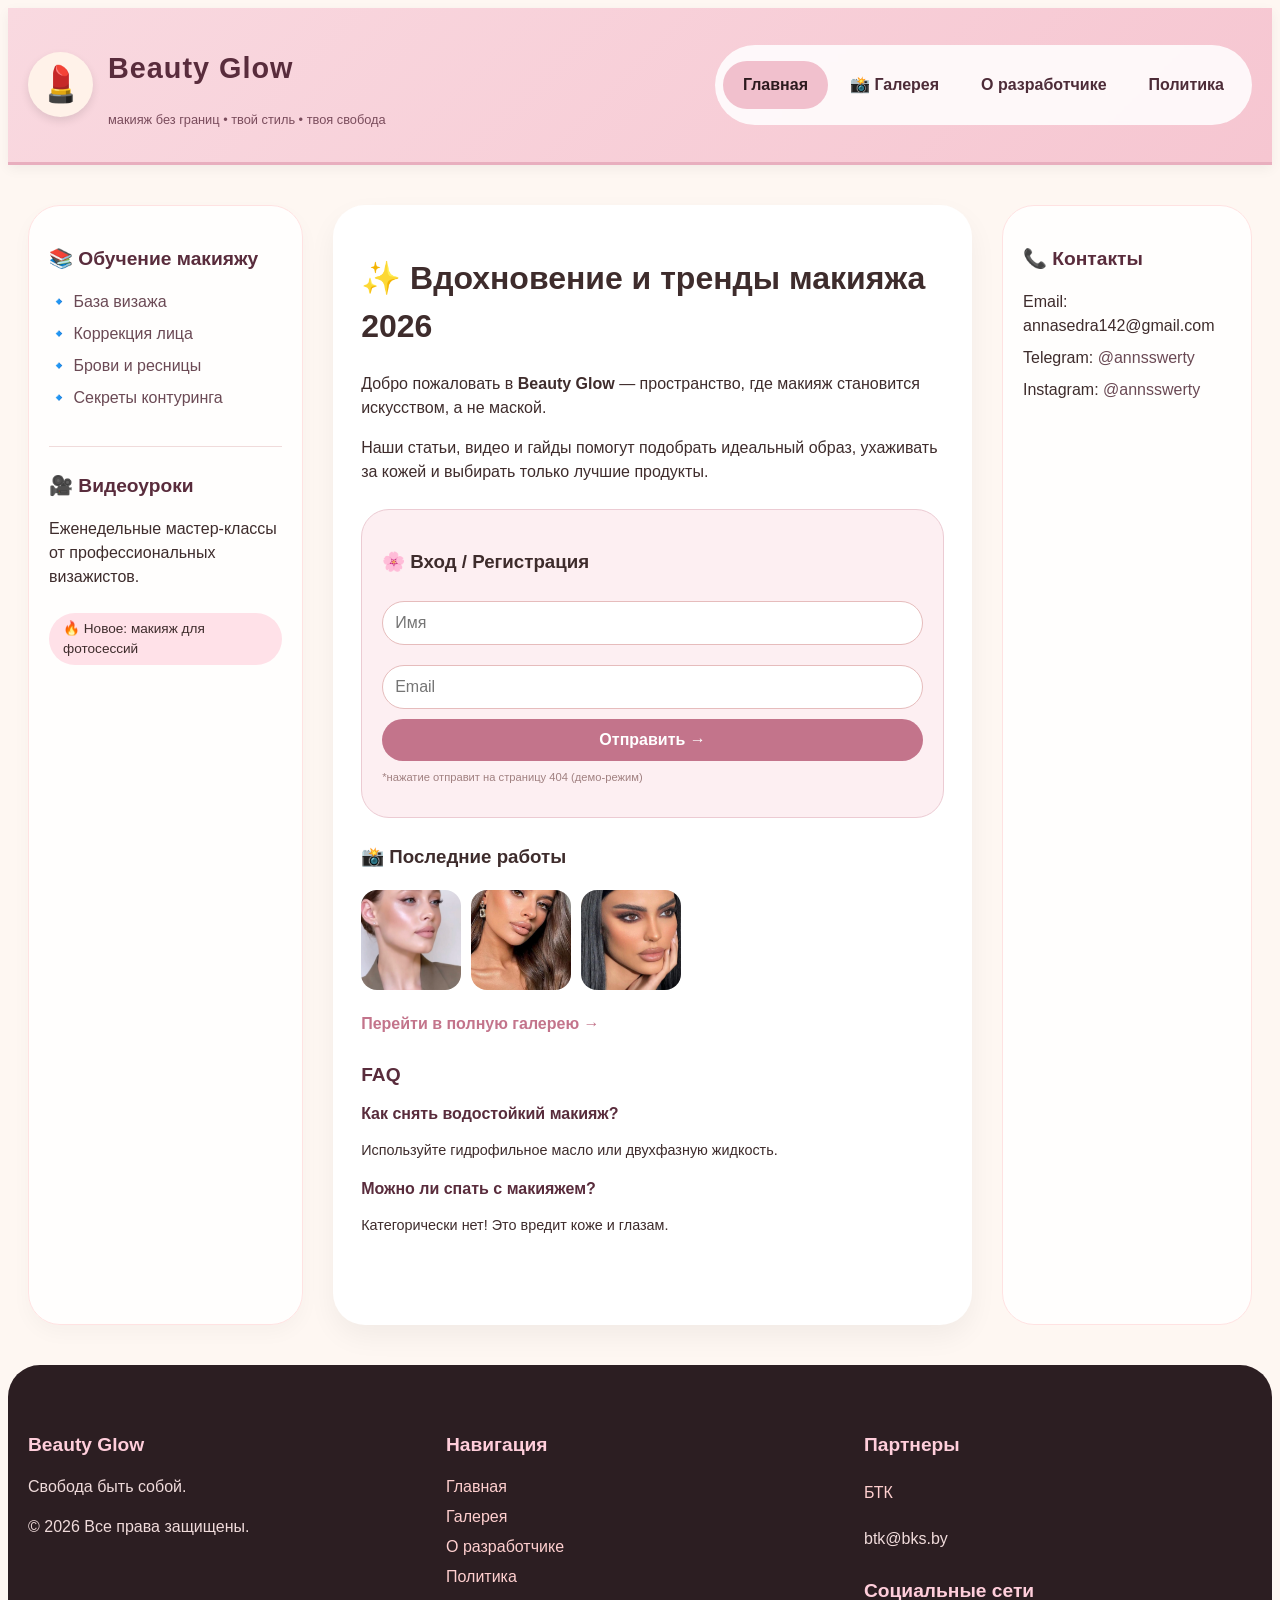
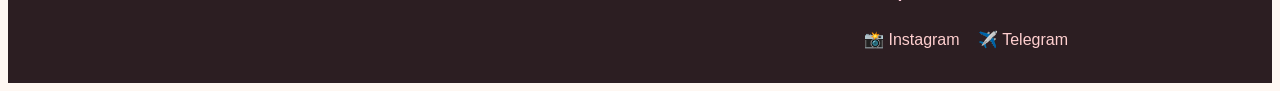
<file: index.html>
<!DOCTYPE html>
<html lang="ru">
<head>
    <meta charset="UTF-8">
    <meta name="viewport" content="width=device-width, initial-scale=1.0">
    
    <title>Beliberda | Главная</title>
    <link rel="stylesheet" href="style.css">
</head>
<body>
    <!-- БУРГЕР-МЕНЮ -->
    <div class="hamburger-menu">
        <input id="menu__toggle" type="checkbox" />
        <label class="menu__btn" for="menu__toggle">
            <span></span>
        </label>
        <ul class="menu__box">
            <li><a class="menu__item" href="index.html">Главная</a></li>
            <li><a class="menu__item" href="gallery.html">📸 Галерея</a></li>
            <li><a class="menu__item" href="about.html">О разработчике</a></li>
            <li><a class="menu__item" href="privacy.html">Политика</a></li>
            
            <!-- БЛОК СОЦИАЛЬНЫХ СЕТЕЙ -->
            <div class="menu__socials">
                <a href="https://t.me/annsswerty" class="social-link" target="_blank">✈️ Telegram</a>
                <a href="https://www.instagram.com/annsswerty" class="social-link" target="_blank">📸 Instagram</a>
                <a href="mailto:annasedra142@gmail.com" class="social-link">📧 Email</a>
            </div>
        </ul>
    </div>

    <header class="header">
        <div class="container header-content">
            <div class="logo-area">
                <div class="logo">💄</div>
                <div class="site-title">
                    <h1>Beauty Glow</h1>
                    <p>макияж без границ • твой стиль • твоя свобода</p>
                </div>
            </div>
            <nav class="nav-main">
                <ul class="main-menu">
                    <li><a href="index.html" class="active">Главная</a></li>
                    <li><a href="gallery.html">📸 Галерея</a></li>
                    <li><a href="about.html">О разработчике</a></li>
                    <li><a href="privacy.html">Политика</a></li>
                </ul>
            </nav>
        </div>
    </header>

    <div class="container main-grid">
        <aside class="sidebar-left">
            <div class="sidebar-block">
                <h3>📚 Обучение макияжу</h3>
                <ul class="sidebar-list">
                    <li><a href="#">🔹 База визажа</a></li>
                    <li><a href="#">🔹 Коррекция лица</a></li>
                    <li><a href="#">🔹 Брови и ресницы</a></li>
                    <li><a href="#">🔹 Секреты контуринга</a></li>
                </ul>
            </div>
            <div class="sidebar-block">
                <h3>🎥 Видеоуроки</h3>
                <p>Еженедельные мастер-классы от профессиональных визажистов.</p>
                <span class="badge">🔥 Новое: макияж для фотосессий</span>
            </div>
        </aside>

        <main class="content-center">
            <h1>✨ Вдохновение и тренды макияжа 2026</h1>
            <p>Добро пожаловать в <strong>Beauty Glow</strong> — пространство, где макияж становится искусством, а не маской.</p>
            <p>Наши статьи, видео и гайды помогут подобрать идеальный образ, ухаживать за кожей и выбирать только лучшие продукты.</p>

            <div class="reg-form">
                <h3>🌸 Вход / Регистрация</h3>
                <form action="404.html">
                    <input type="text" placeholder="Имя" required>
                    <input type="email" placeholder="Email" required>
                    <button type="submit">Отправить →</button>
                </form>
                <p class="form-note">*нажатие отправит на страницу 404 (демо-режим)</p>
            </div>

            <div class="gallery-preview">
                <h3>📸 Последние работы</h3>
                <div class="preview-images">
                    <a href="gallery.html"><img src="img/makeup-natural.jpg" alt="Work 1"></a>
                    <a href="gallery.html"><img src="img/makeup-night.jpg" alt="Work 2"></a>
                    <a href="gallery.html"><img src="img/makeup-glam.jpg" alt="Work 3"></a>
                </div>
                <a href="gallery.html" class="gallery-link">Перейти в полную галерею →</a>
            </div>

            <div class="sidebar-block" style="margin-top: 25px;">
                <h3> FAQ</h3>
                <div class="faq-item">
                    <strong>Как снять водостойкий макияж?</strong>
                    <p>Используйте гидрофильное масло или двухфазную жидкость.</p>
                </div>
                <div class="faq-item">
                    <strong>Можно ли спать с макияжем?</strong>
                    <p>Категорически нет! Это вредит коже и глазам.</p>
                </div>
            </div>
        </main>

        <aside class="sidebar-right">
            <div class="sidebar-block">
                <h3>📞 Контакты</h3>
                <ul class="sidebar-list">
                    <li>Email: annasedra142@gmail.com</li>
                    <li>Telegram: <a href="https://t.me/annsswerty" target="_blank">@annsswerty</a></li>
                    <li>Instagram: <a href="https://www.instagram.com/annsswerty" target="_blank">@annsswerty</a></li>
                </ul>
            </div>
        </aside>
    </div>

    <footer class="footer">
        <div class="container footer-inner">
            <div class="footer-col">
                <h4>Beauty Glow</h4>
                <p>Свобода быть собой.</p>
                <p>© 2026 Все права защищены.</p>
            </div>
            <div class="footer-col">
                <h4>Навигация</h4>
                <a href="index.html">Главная</a>
                <a href="gallery.html">Галерея</a>
                <a href="about.html">О разработчике</a>
                <a href="privacy.html">Политика</a>
            </div>
            <div class="footer-col">
                <h4>Партнеры</h4>
                <div class="social-links">
                    <a href="https://bartc.by/index.php/ru/" target="_blank"> БТК</a>
                       <p>btk@bks.by</p>
                </div>
            <div class="footer-col">
                <h4>Социальные сети</h4>
                <div class="social-links">
                    <a href="https://www.instagram.com/annsswerty" target="_blank">📸 Instagram</a>
                    <a href="https://t.me/annsswerty" target="_blank">✈️ Telegram</a>
                </div>
            </div>
        </div>
    </footer>
</body>
</html>
</file>
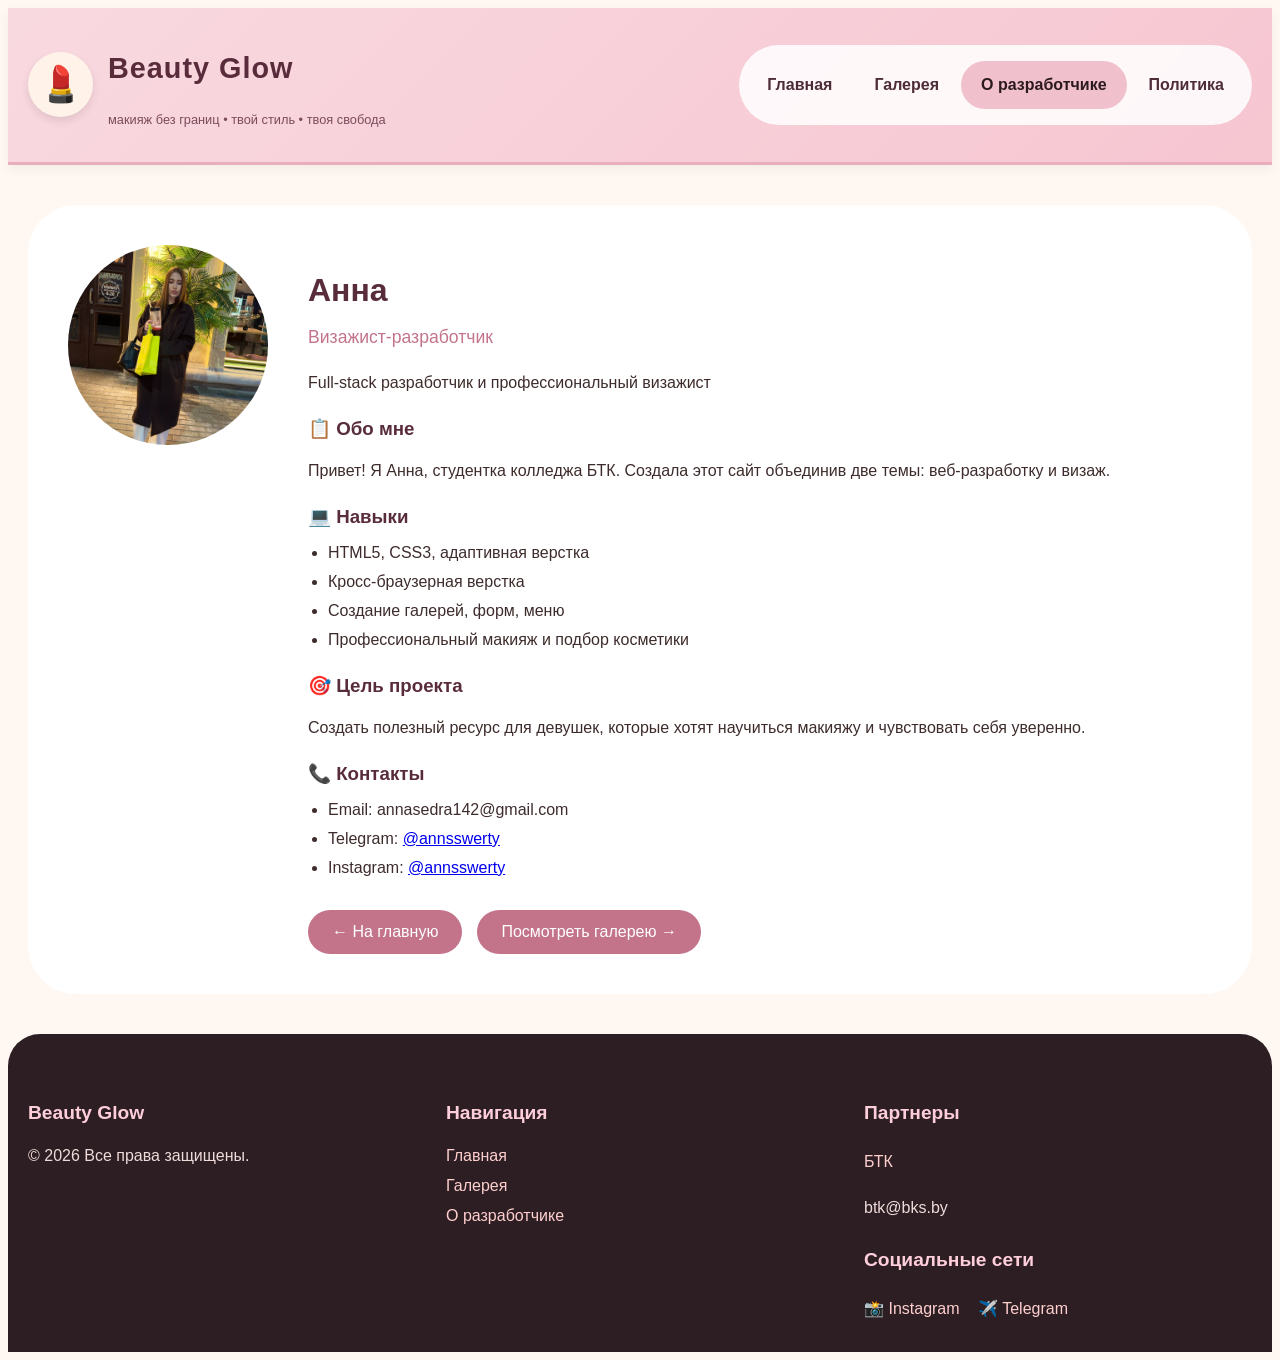
<file: about.html>
﻿<!DOCTYPE html>
<html lang="ru">
<head>
    <meta charset="UTF-8">
    <meta name="viewport" content="width=device-width, initial-scale=1.0">
    <title>Beauty Glow | О разработчике</title>
    <link rel="stylesheet" href="style.css">
</head>
<body>
    <header class="header">
        <div class="container header-content">
            <div class="logo-area">
                <div class="logo">💄</div>
                <div class="site-title">
                    <h1>Beauty Glow</h1>
                    <p>макияж без границ • твой стиль • твоя свобода</p>
                </div>
            </div>
            <nav class="nav-main">
                <ul class="main-menu">
                    <li><a href="index.html">Главная</a></li>
                    <li><a href="gallery.html"> Галерея</a></li>
                    <li><a href="about.html" class="active">О разработчике</a></li>
                    <li><a href="privacy.html">Политика</a></li>
                </ul>
            </nav>
        </div>
    </header>

    <div class="container about-page">
        <div class="about-card">
            <div class="about-avatar">
                <img src="img/photo_5264954513158773883_y.jpg" alt="Анна">
            </div>
            <div class="about-info">
                <h1>Анна</h1>
                <div class="tagline">Визажист-разработчик</div>
                <p>Full-stack разработчик и профессиональный визажист</p>

                <div class="about-details">
                    <h3>📋 Обо мне</h3>
                    <p>Привет! Я Анна, студентка колледжа БТК. Создала этот сайт объединив две темы: веб-разработку и визаж.</p>

                    <h3>💻 Навыки</h3>
                    <ul>
                        <li>HTML5, CSS3, адаптивная верстка</li>
                        <li>Кросс-браузерная верстка</li>
                        <li>Создание галерей, форм, меню</li>
                        <li>Профессиональный макияж и подбор косметики</li>
                    </ul>

                    <h3>🎯 Цель проекта</h3>
                    <p>Создать полезный ресурс для девушек, которые хотят научиться макияжу и чувствовать себя уверенно.</p>

                    <h3>📞 Контакты</h3>
                    <ul>
                        <li>Email: annasedra142@gmail.com</li>
                        <li>Telegram: <a href="https://t.me/annsswerty" target="_blank">@annsswerty</a></li>
                        <li>Instagram: <a href="https://www.instagram.com/annsswerty" target="_blank">@annsswerty</a></li>
                    </ul>
                </div>

                <div class="about-links">
                    <a href="index.html" class="btn">← На главную</a>
                    <a href="gallery.html" class="btn">Посмотреть галерею →</a>
                </div>
            </div>
        </div>
    </div>

    <footer class="footer">
        <div class="container footer-inner">
            <div class="footer-col">
                <h4>Beauty Glow</h4>
                <p>© 2026 Все права защищены.</p>
            </div>
            <div class="footer-col">
                <h4>Навигация</h4>
                <a href="index.html">Главная</a>
                <a href="gallery.html">Галерея</a>
                <a href="about.html">О разработчике</a>
            </div>
             <div class="footer-col">
                <h4>Партнеры</h4>
                <div class="social-links">
                    <a href="https://bartc.by/index.php/ru/" target="_blank"> БТК</a>
                       <p>btk@bks.by</p>
                </div>
            <div class="footer-col">
                <h4>Социальные сети</h4>
                <div class="social-links">
                    <a href="https://www.instagram.com/annsswerty" target="_blank">📸 Instagram</a>
                    <a href="https://t.me/annsswerty" target="_blank">✈️ Telegram</a>
                </div>
            </div>
        </div>
    </footer>
</body>
</html>
</file>
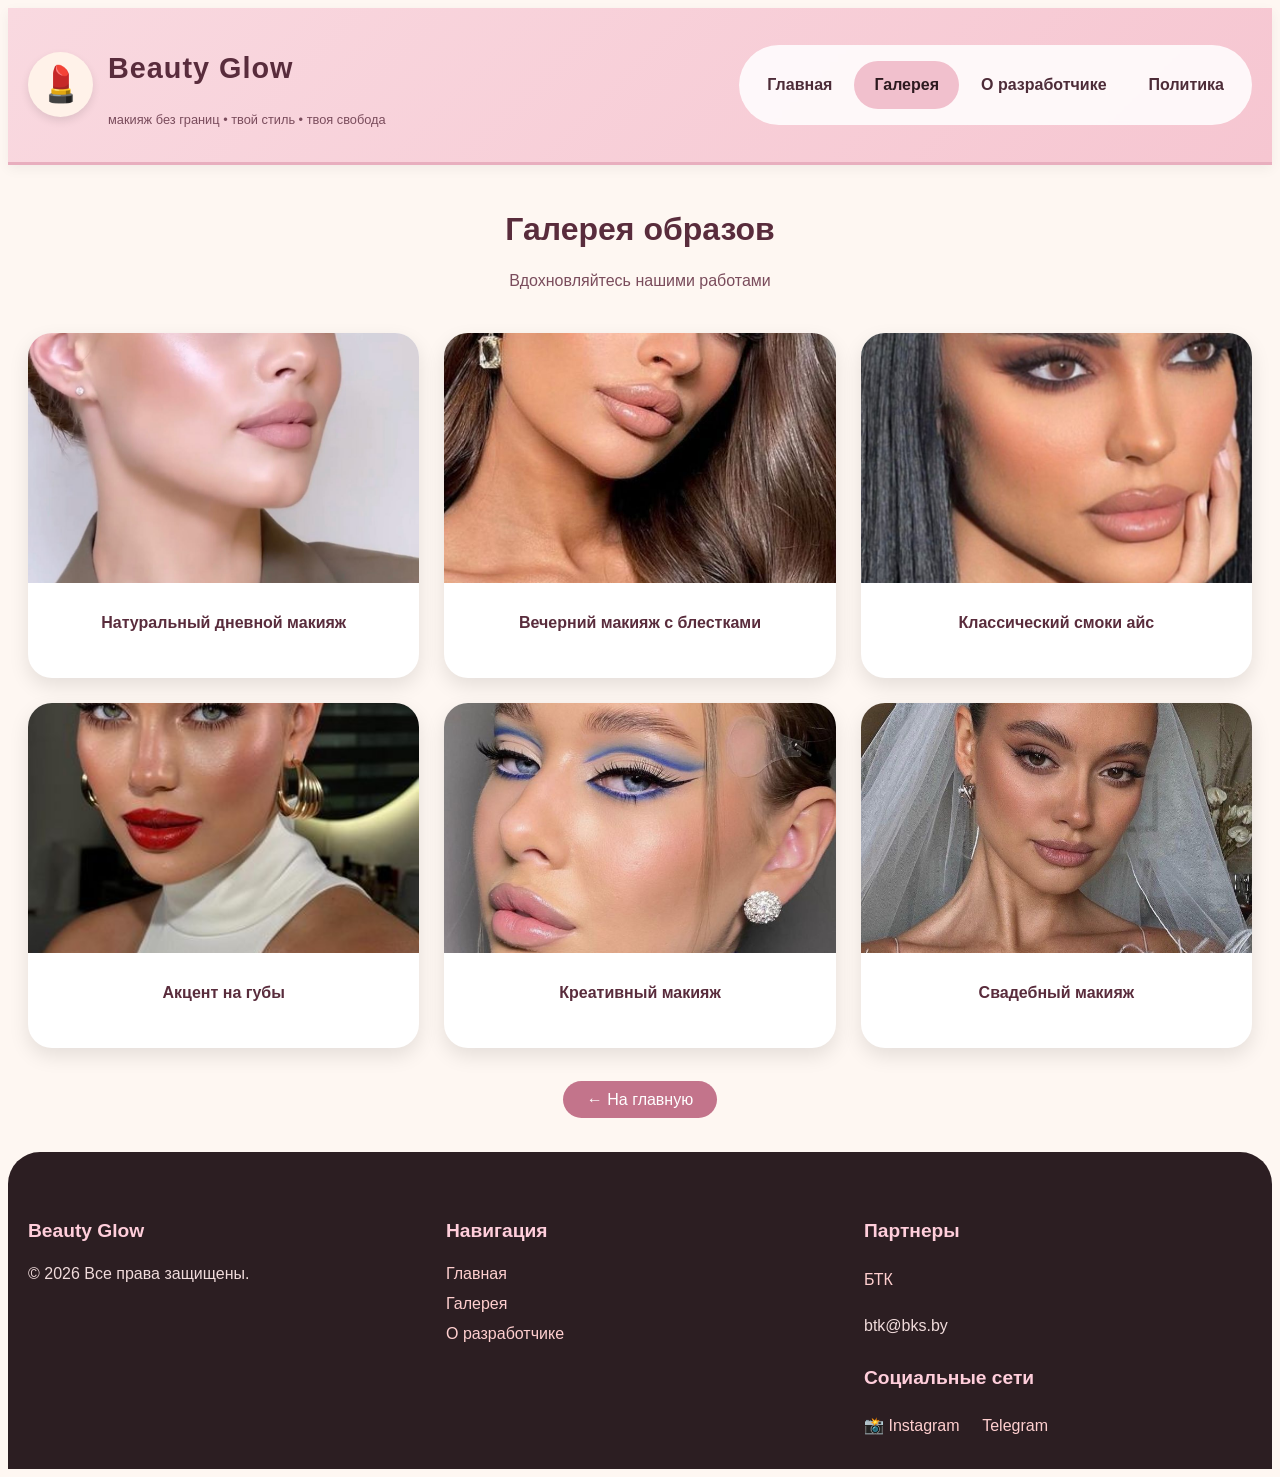
<file: gallery.html>
﻿<!DOCTYPE html>
<html lang="ru">
<head>
    <meta charset="UTF-8">
    <meta name="viewport" content="width=device-width, initial-scale=1.0">
    <title>Beauty Glow | Галерея</title>
    <link rel="stylesheet" href="style.css">
</head>
<body>
    <header class="header">
        <div class="container header-content">
            <div class="logo-area">
                <div class="logo">💄</div>
                <div class="site-title">
                    <h1>Beauty Glow</h1>
                    <p>макияж без границ • твой стиль • твоя свобода</p>
                </div>
            </div>
            <nav class="nav-main">
                <ul class="main-menu">
                    <li><a href="index.html">Главная</a></li>
                    <li><a href="gallery.html" class="active"> Галерея</a></li>
                    <li><a href="about.html">О разработчике</a></li>
                    <li><a href="privacy.html">Политика</a></li>
                </ul>
            </nav>
        </div>
    </header>

    <div class="container">
        <div class="page-header">
            <h1> Галерея образов</h1>
            <p>Вдохновляйтесь нашими работами</p>
        </div>

        <div class="gallery-grid-full">
            <div class="gallery-item-full">
                <img src="img\makeup-natural.jpg"
"Натуральный макияж">
                <p>Натуральный дневной макияж</p>
            </div>
            <div class="gallery-item-full">
                <img src="img/makeup-night.jpg"
"Вечерний макияж">
                <p>Вечерний макияж с блестками</p>
            </div>
            <div class="gallery-item-full">
                <img src="img/makeup-glam.jpg""Смоки айс">
                <p>Классический смоки айс</p>
            </div>
            <div class="gallery-item-full">
                <img src="img\makeup-red-lips.jpg.jpg"Акцент на губы">
                <p>Акцент на губы</p>
            </div>
            <div class="gallery-item-full">
                <img src="img\makeup-blue-eyes.jpg" alt="Креативный макияж">
                <p>Креативный макияж</p>
            </div>
            <div class="gallery-item-full">
                <img src="img\makeup-bridal.jpg" alt="Свадебный макияж">
                <p>Свадебный макияж</p>
            </div>
        </div>

        <div style="text-align: center; margin: 30px 0;">
            <a href="index.html" class="btn">← На главную</a>
        </div>
    </div>

    <footer class="footer">
        <div class="container footer-inner">
            <div class="footer-col">
                <h4>Beauty Glow</h4>
                <p>© 2026 Все права защищены.</p>
            </div>
            <div class="footer-col">
                <h4>Навигация</h4>
                <a href="index.html">Главная</a>
                <a href="gallery.html">Галерея</a>
                <a href="about.html">О разработчике</a>
            </div>
             <div class="footer-col">
                <h4>Партнеры</h4>
                <div class="social-links">
                    <a href="https://bartc.by/index.php/ru/" target="_blank"> БТК</a>
                       <p>btk@bks.by</p>
                </div>
            <div class="footer-col">
                <h4>Социальные сети</h4>
                <div class="social-links">
                    <a href="https://www.instagram.com/annsswerty" target="_blank">📸 Instagram</a>
                    <a href="https://t.me/annsswerty" target="_blank">️ Telegram</a>
                </div>
            </div>
        </div>
    </footer>
</body>
</html>
</file>
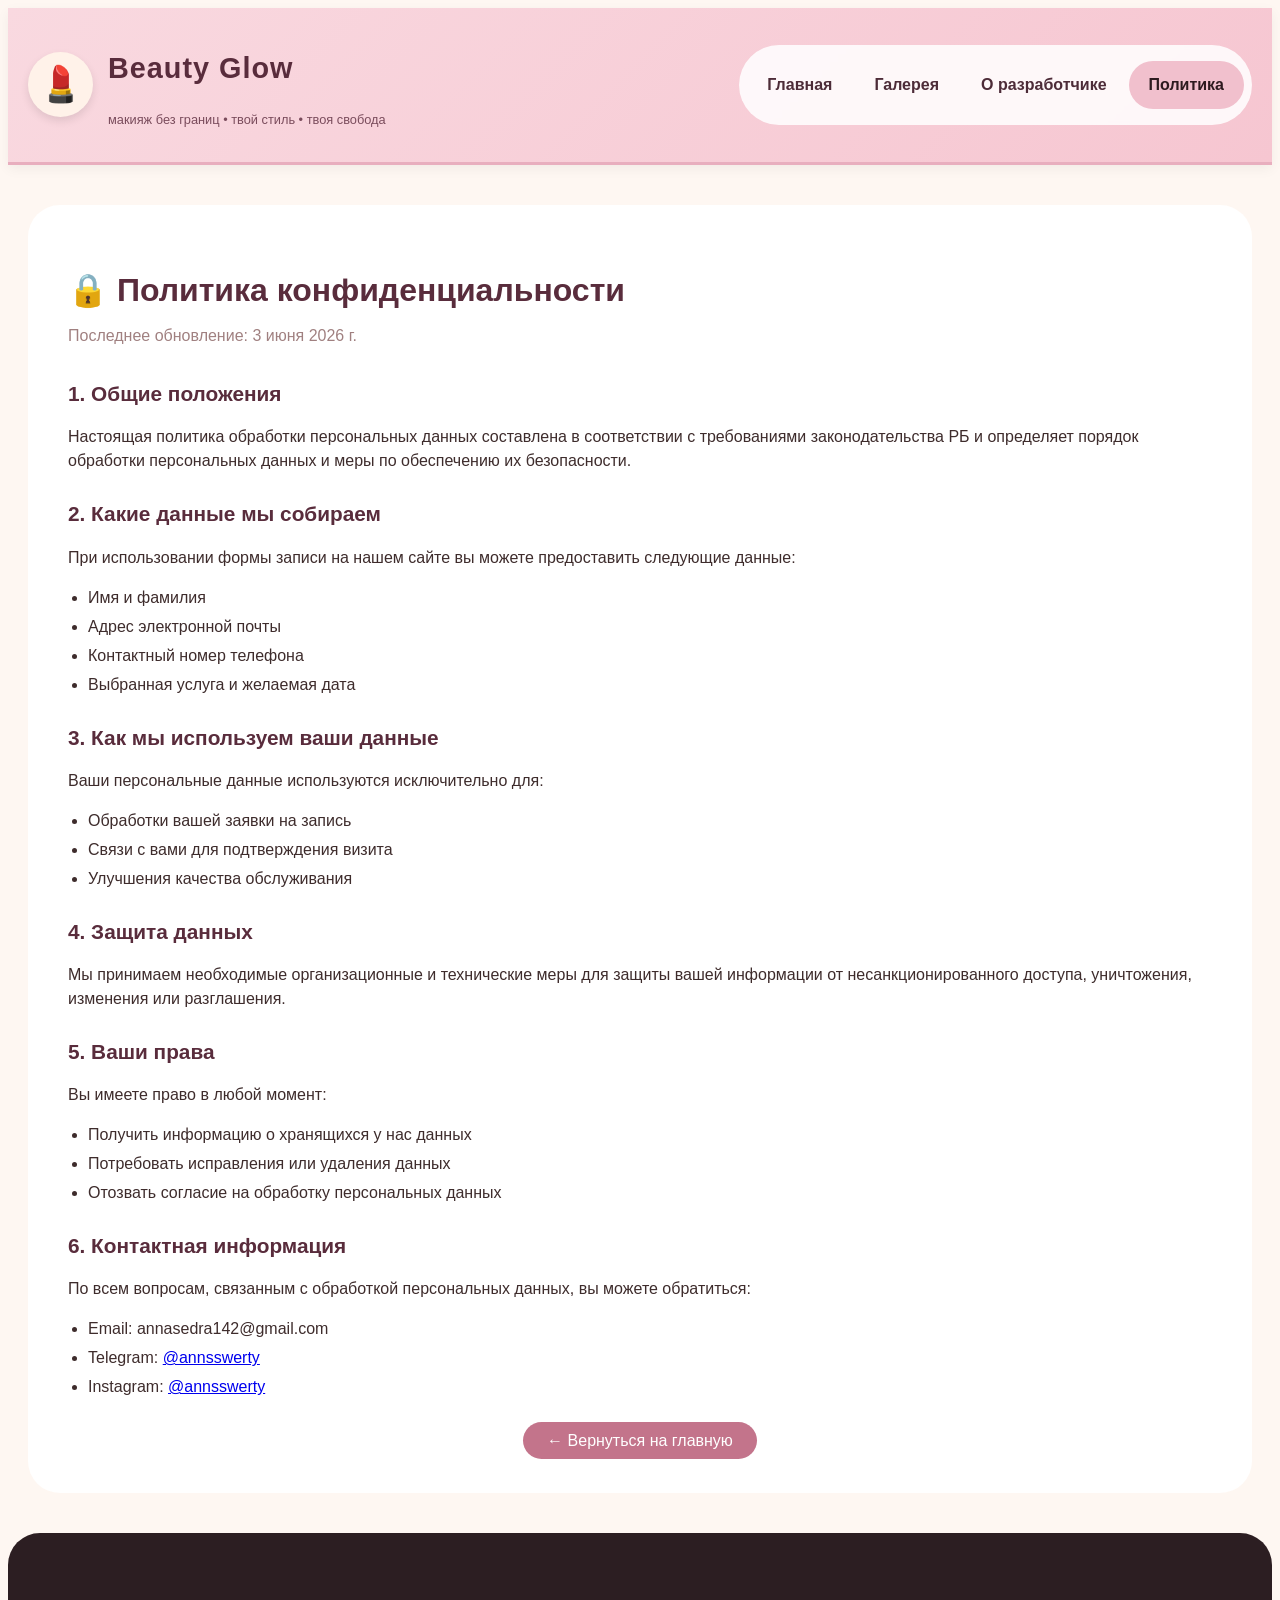
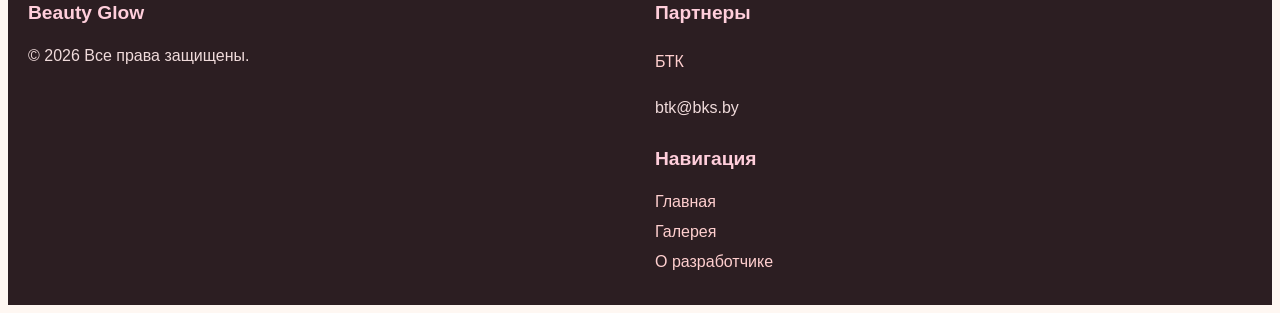
<file: privacy.html>
﻿<!DOCTYPE html>
<html lang="ru">
<head>
    <meta charset="UTF-8">
    <meta name="viewport" content="width=device-width, initial-scale=1.0">
    <title>Beauty Glow | Политика конфиденциальности</title>
    <link rel="stylesheet" href="style.css">
</head>
<body>
    <header class="header">
        <div class="container header-content">
            <div class="logo-area">
                <div class="logo">💄</div>
                <div class="site-title">
                    <h1>Beauty Glow</h1>
                    <p>макияж без границ • твой стиль • твоя свобода</p>
                </div>
            </div>
            <nav class="nav-main">
                <ul class="main-menu">
                    <li><a href="index.html">Главная</a></li>
                    <li><a href="gallery.html"> Галерея</a></li>
                    <li><a href="about.html">О разработчике</a></li>
                    <li><a href="privacy.html" class="active">Политика</a></li>
                </ul>
            </nav>
        </div>
    </header>

    <div class="container">
        <div class="privacy-page">
            <h1>🔒 Политика конфиденциальности</h1>
            <div class="privacy-date">Последнее обновление: 3 июня 2026 г.</div>

            <div class="privacy-section">
                <h2>1. Общие положения</h2>
                <p>Настоящая политика обработки персональных данных составлена в соответствии с требованиями законодательства РБ и определяет порядок обработки персональных данных и меры по обеспечению их безопасности.</p>
            </div>

            <div class="privacy-section">
                <h2>2. Какие данные мы собираем</h2>
                <p>При использовании формы записи на нашем сайте вы можете предоставить следующие данные:</p>
                <ul>
                    <li>Имя и фамилия</li>
                    <li>Адрес электронной почты</li>
                    <li>Контактный номер телефона</li>
                    <li>Выбранная услуга и желаемая дата</li>
                </ul>
            </div>

            <div class="privacy-section">
                <h2>3. Как мы используем ваши данные</h2>
                <p>Ваши персональные данные используются исключительно для:</p>
                <ul>
                    <li>Обработки вашей заявки на запись</li>
                    <li>Связи с вами для подтверждения визита</li>
                    <li>Улучшения качества обслуживания</li>
                </ul>
            </div>

            <div class="privacy-section">
                <h2>4. Защита данных</h2>
                <p>Мы принимаем необходимые организационные и технические меры для защиты вашей информации от несанкционированного доступа, уничтожения, изменения или разглашения.</p>
            </div>

            <div class="privacy-section">
                <h2>5. Ваши права</h2>
                <p>Вы имеете право в любой момент:</p>
                <ul>
                    <li>Получить информацию о хранящихся у нас данных</li>
                    <li>Потребовать исправления или удаления данных</li>
                    <li>Отозвать согласие на обработку персональных данных</li>
                </ul>
            </div>

            <div class="privacy-section">
                <h2>6. Контактная информация</h2>
                <p>По всем вопросам, связанным с обработкой персональных данных, вы можете обратиться:</p>
                <ul>
                    <li>Email: annasedra142@gmail.com</li>
                    <li>Telegram: <a href="https://t.me/annsswerty" target="_blank">@annsswerty</a></li>
                    <li>Instagram: <a href="https://www.instagram.com/annsswerty" target="_blank">@annsswerty</a></li>
                </ul>
            </div>

            <div style="text-align: center; margin-top: 30px;">
                <a href="index.html" class="btn">← Вернуться на главную</a>
            </div>
        </div>
    </div>

    <footer class="footer">
        <div class="container footer-inner">
            <div class="footer-col">
                <h4>Beauty Glow</h4>
                <p>© 2026 Все права защищены.</p>
            </div>
             <div class="footer-col">
                <h4>Партнеры</h4>
                <div class="social-links">
                    <a href="https://bartc.by/index.php/ru/" target="_blank"> БТК</a>
                       <p>btk@bks.by</p>
                </div>
            <div class="footer-col">
                <h4>Навигация</h4>
                <a href="index.html">Главная</a>
                <a href="gallery.html">Галерея</a>
                <a href="about.html">О разработчике</a>
            </div>
        </div>
    </footer>
</body>
</html>
</file>
<file: style.css>
/* RESET & BASE */
* {
   * margin: 0;
    padding: 0;
    box-sizing: border-box;
}

body {
    font-family: 'Segoe UI', Roboto, 'Helvetica Neue', sans-serif;
    background: #fef7f2;
    color: #3e2c2c;
    line-height: 1.5;
}

.container {
    max-width: 1280px;
    margin: 0 auto;
    padding: 0 20px;
}

/* HEADER */
.header {
    background: linear-gradient(135deg, #f9d9e0 0%, #f6c6d1 100%);
    padding: 20px 0;
    border-bottom: 3px solid #e8aebe;
    box-shadow: 0 4px 12px rgba(0,0,0,0.05);
}

.header-content {
    display: flex;
    flex-wrap: wrap;
    justify-content: space-between;
    align-items: center;
    gap: 20px;
}

.logo-area {
    display: flex;
    align-items: center;
    gap: 15px;
}

.logo {
    width: 65px;
    height: 65px;
    background: #fff2e9;
    border-radius: 50%;
    display: flex;
    align-items: center;
    justify-content: center;
    font-size: 2.2rem;
    box-shadow: 0 4px 8px rgba(0,0,0,0.1);
}

.site-title h1 {
    font-size: 1.8rem;
    letter-spacing: 1px;
    color: #592c3c;
}

.site-title p {
    font-size: 0.8rem;
    color: #7a4c5c;
}

/* НАВИГАЦИЯ */
.nav-main {
    background: #ffffffdb;
    backdrop-filter: blur(2px);
    border-radius: 48px;
    padding: 0 8px;
}

.main-menu {
    display: flex;
    list-style: none;
    gap: 2px;
    flex-wrap: wrap;
}

.main-menu li {
    position: relative;
}

.main-menu li a {
    display: block;
    padding: 12px 20px;
    text-decoration: none;
    font-weight: 600;
    color: #4d2c38;
    transition: 0.2s;
    border-radius: 40px;
}

.main-menu li a:hover, .main-menu li a.active {
    background: #f1c0cd;
    color: #2d1a1f;
}

.dropdown-content {
    position: absolute;
    top: 100%;
    left: 0;
    background: #fff5f0;
    min-width: 200px;
    border-radius: 16px;
    box-shadow: 0 12px 24px rgba(0,0,0,0.1);
    opacity: 0;
    visibility: hidden;
    transition: 0.2s;
    z-index: 100;
    list-style: none;
    padding: 8px 0;
}

.dropdown:hover .dropdown-content {
    opacity: 1;
    visibility: visible;
}

.dropdown-content li a {
    padding: 10px 20px;
    font-weight: normal;
}

/* ОСНОВНАЯ СЕТКА */
.main-grid {
    display: flex;
    gap: 30px;
    margin: 40px 0;
    flex-wrap: wrap;
}

.sidebar-left {
    flex: 1.2;
    min-width: 250px;
    background: #ffffffcc;
    backdrop-filter: blur(4px);
    border-radius: 32px;
    padding: 20px;
    box-shadow: 0 8px 20px rgba(0,0,0,0.03);
    border: 1px solid #ffe2e2;
}

.content-center {
    flex: 3;
    min-width: 260px;
    background: white;
    border-radius: 32px;
    padding: 28px;
    box-shadow: 0 12px 28px rgba(0,0,0,0.05);
}

.sidebar-right {
    flex: 1;
    min-width: 250px;
    background: #ffffffcc;
    backdrop-filter: blur(4px);
    border-radius: 32px;
    padding: 20px;
    border: 1px solid #ffe2e2;
}

.sidebar-block {
    margin-bottom: 25px;
    padding-bottom: 20px;
    border-bottom: 1px solid #f0dbdb;
}

.sidebar-block:last-child {
    border-bottom: none;
}

.sidebar-block h3 {
    margin-bottom: 12px;
    color: #592c3c;
    font-size: 1.2rem;
}

.sidebar-list {
    list-style: none;
}

.sidebar-list li {
    margin: 8px 0;
}

.sidebar-list a {
    text-decoration: none;
    color: #6b4a55;
    transition: 0.2s;
}

.sidebar-list a:hover {
    color: #c3748b;
    padding-left: 5px;
}

.badge {
    background: #ffe1e8;
    border-radius: 50px;
    padding: 6px 14px;
    margin: 8px 0;
    display: inline-block;
    font-size: 0.85rem;
}

.reg-form {
    background: #fdeff2;
    border-radius: 28px;
    padding: 20px;
    margin: 25px 0;
    border: 1px solid #eccbd3;
}

.reg-form h3 {
    margin-bottom: 15px;
}

.reg-form input, .reg-form select {
    width: 100%;
    padding: 12px;
    margin: 10px 0;
    border-radius: 60px;
    border: 1px solid #e6bcbc;
    background: white;
    font-size: 1rem;
}

.reg-form button {
    background: #c3748b;
    color: white;
    border: none;
    padding: 12px 24px;
    border-radius: 40px;
    cursor: pointer;
    font-weight: bold;
    width: 100%;
    font-size: 1rem;
}

.reg-form button:hover {
    background: #a1516a;
}

.form-note {
    font-size: 0.7rem;
    margin-top: 8px;
    color: #a08080;
}

.download-btn, .report-btn {
    display: inline-block;
    background: #d895ab;
    color: white;
    padding: 10px 20px;
    border-radius: 40px;
    text-decoration: none;
    margin-top: 10px;
    font-weight: bold;
    transition: 0.2s;
}

.download-btn:hover, .report-btn:hover {
    background: #b86a84;
}

.gallery-preview {
    margin-top: 25px;
}

.preview-images {
    display: flex;
    gap: 10px;
    margin: 15px 0;
    flex-wrap: wrap;
}

.preview-images a {
    display: inline-block;
}

.preview-images img {
    width: 100px;
    height: 100px;
    object-fit: cover;
    border-radius: 16px;
    transition: transform 0.2s;
}

.preview-images img:hover {
    transform: scale(1.05);
}

.gallery-link {
    color: #c3748b;
    text-decoration: none;
    font-weight: bold;
}

.gallery-link:hover {
    text-decoration: underline;
}

.tips-list {
    list-style: none;
}

.tips-list li {
    padding: 6px 0;
}

.faq-item {
    margin-bottom: 15px;
}

.faq-item strong {
    display: block;
    margin-bottom: 5px;
    color: #592c3c;
}

.faq-item p {
    font-size: 0.9rem;
}

.college-link {
    color: #c3748b;
    text-decoration: none;
    font-weight: bold;
}

.college-link:hover {
    text-decoration: underline;
}

/* ФУТЕР */
.footer {
    background: #2c1e22;
    color: #f0dbdb;
    padding: 40px 0 25px;
    margin-top: 40px;
    border-top-left-radius: 32px;
    border-top-right-radius: 32px;
}

.footer-inner {
    display: flex;
    flex-wrap: wrap;
    justify-content: space-between;
    gap: 30px;
}

.footer-col {
    flex: 1;
    min-width: 160px;
}

.footer-col h4 {
    margin-bottom: 16px;
    font-size: 1.2rem;
    color: #ffcedb;
}

.footer-col a {
    color: #ffcfcf;
    text-decoration: none;
    display: block;
    margin: 6px 0;
    transition: 0.2s;
}

.footer-col a:hover {
    color: #ffa5bb;
    text-decoration: underline;
}

.social-links a {
    display: inline-block;
    margin-right: 14px;
}

.copyright {
    text-align: center;
    margin-top: 30px;
    padding-top: 20px;
    border-top: 1px solid #5c3a44;
    font-size: 0.8rem;
}

.copyright a {
    color: #ffb7c5;
    text-decoration: none;
}

/* СТРАНИЦА О РАЗРАБОТЧИКЕ */
.about-page {
    margin: 40px 0;
}

.about-card {
    display: flex;
    gap: 40px;
    background: white;
    border-radius: 48px;
    padding: 40px;
    flex-wrap: wrap;
}

.about-avatar img {
    width: 200px;
    height: 200px;
    border-radius: 50%;
    object-fit: cover;
}

.about-info {
    flex: 1;
}

.about-info h1 {
    color: #592c3c;
    margin-bottom: 10px;
}

.tagline {
    color: #c3748b;
    font-size: 1.1rem;
    margin-bottom: 20px;
}

.about-details h3 {
    margin: 20px 0 10px;
    color: #592c3c;
}

.about-details ul {
    padding-left: 20px;
    margin: 10px 0;
}

.about-details li {
    margin: 5px 0;
}

.about-links {
    margin-top: 30px;
    display: flex;
    gap: 15px;
    flex-wrap: wrap;
}

.btn {
    background: #c3748b;
    color: white;
    padding: 10px 24px;
    border-radius: 40px;
    text-decoration: none;
    transition: 0.2s;
}

.btn:hover {
    background: #a1516a;
}

/* СТРАНИЦА ПОЛИТИКИ */
.privacy-page {
    background: white;
    border-radius: 32px;
    padding: 40px;
    margin: 40px 0;
}

.privacy-page h1 {
    color: #592c3c;
    margin-bottom: 10px;
}

.privacy-date {
    color: #a08080;
    margin-bottom: 30px;
}

.privacy-section {
    margin-bottom: 25px;
}

.privacy-section h2 {
    color: #592c3c;
    font-size: 1.3rem;
    margin-bottom: 10px;
}

.privacy-section ul {
    padding-left: 20px;
    margin-top: 10px;
}

.privacy-section li {
    margin: 5px 0;
}

/* СТРАНИЦА 404 */
.error-404-page {
    min-height: 100vh;
    display: flex;
    align-items: center;
    justify-content: center;
    background: linear-gradient(135deg, #f9d9e0 0%, #f6c6d1 100%);
}

.error-container {
    text-align: center;
    background: white;
    padding: 50px;
    border-radius: 64px;
    max-width: 500px;
    margin: 20px;
}

.error-icon {
    font-size: 5rem;
    margin-bottom: 20px;
}

.error-container h1 {
    font-size: 6rem;
    color: #592c3c;
}

.error-container h2 {
    color: #c3748b;
    margin-bottom: 20px;
}

.error-links {
    display: flex;
    gap: 15px;
    justify-content: center;
    margin: 30px 0;
    flex-wrap: wrap;
}

.error-btn {
    background: #c3748b;
    color: white;
    padding: 10px 24px;
    border-radius: 40px;
    text-decoration: none;
    transition: 0.2s;
}

.error-btn:hover {
    background: #a1516a;
}

/* ГАЛЕРЕЯ СЕТКОЙ */
.gallery-grid-full {
    display: grid;
    grid-template-columns: repeat(auto-fill, minmax(300px, 1fr));
    gap: 25px;
    margin: 40px 0;
}

.gallery-item-full {
    background: white;
    border-radius: 24px;
    overflow: hidden;
    box-shadow: 0 8px 20px rgba(0,0,0,0.1);
    transition: transform 0.3s;
    text-align: center;
    padding-bottom: 15px;
}

.gallery-item-full:hover {
    transform: translateY(-5px);
}

.gallery-item-full img {
    width: 100%;
    height: 250px;
    object-fit: cover;
    display: block;
}

.gallery-item-full p {
    padding: 12px;
    font-weight: bold;
    color: #592c3c;
}

.page-header {
    text-align: center;
    margin: 40px 0;
}

.page-header h1 {
    color: #592c3c;
    margin-bottom: 10px;
}

.page-header p {
    color: #7a4c5c;
}

/* АДАПТИВНОСТЬ */
@media (max-width: 850px) {
    .header-content {
        flex-direction: column;
    }
    .nav-main {
        width: 100%;
        background: transparent;
    }
    .main-menu {
        display: flex;
        flex-direction: column;
        background: white;
        border-radius: 28px;
        padding: 10px;
        width: 100%;
    }
    .dropdown-content {
        position: static;
        opacity: 1;
        visibility: visible;
        box-shadow: none;
        background: #f8e3e8;
        margin-left: 16px;
        margin-top: 5px;
        width: auto;
    }
    .main-menu li a {
        text-align: center;
    }
    .main-grid {
        flex-direction: column;
    }
    .about-card {
        flex-direction: column;
        align-items: center;
        text-align: center;
    }
    .about-links {
        justify-content: center;
    }
    .footer-inner {
        flex-direction: column;
        text-align: center;
    }
    .gallery-grid-full {
        grid-template-columns: 1fr;
    }
    .error-container {
        padding: 30px;
        margin: 20px;
    }
    .error-container h1 {
        font-size: 4rem;
    }
}

@media (max-width: 480px) {
    .logo-area {
        flex-direction: column;
        text-align: center;
    }
    .content-center {
        padding: 20px;
    }
    .preview-images {
        justify-content: center;
    }
    .error-links {
        flex-direction: column;
        align-items: center;
    }
    .error-btn {
        width: 100%;
        text-align: center;
    }
}
/* БУРГЕР-МЕНЮ */
.hamburger-menu {
    position: fixed;
    top: 20px;
    left: 20px;
    z-index: 1000;
    display: none;
}

#menu__toggle {
    opacity: 0;
    position: absolute;
}

.menu__btn {
    display: flex;
    align-items: center;
    position: relative;
    width: 40px;
    height: 30px;
    cursor: pointer;
    z-index: 1001;
}

.menu__btn span,
.menu__btn span::before,
.menu__btn span::after {
    display: block;
    position: absolute;
    width: 100%;
    height: 3px;
    background-color: #ff6b9d; /* нежно-розовый */
    border-radius: 3px;
    transition: all 0.3s ease;
}

.menu__btn span::before {
    content: '';
    top: -10px;
}

.menu__btn span::after {
    content: '';
    top: 10px;
}

/* Анимация кнопки при открытии */
#menu__toggle:checked + .menu__btn span {
    background-color: transparent;
}

#menu__toggle:checked + .menu__btn span::before {
    top: 0;
    transform: rotate(45deg);
    background-color: #fff;
}

#menu__toggle:checked + .menu__btn span::after {
    top: 0;
    transform: rotate(-45deg);
    background-color: #fff;
}

.menu__box {
    position: fixed;
    top: 0;
    left: -100%;
    width: 280px;
    height: 100vh;
    margin: 0;
    padding: 80px 0;
    list-style: none;
    /* Нежный розовый градиент */
    background: linear-gradient(135deg, #ffeef5 0%, #ffc0cb 50%, #ffb6c1 100%);
    box-shadow: 2px 0 20px rgba(255, 107, 157, 0.3);
    transition: left 0.3s ease;
    overflow-y: auto;
}

#menu__toggle:checked ~ .menu__box {
    left: 0;
}

.menu__item {
    display: block;
    padding: 18px 30px;
    color: #c2185b; /* тёмно-розовый для читаемости */
    text-decoration: none;
    font-size: 18px;
    font-weight: 500;
    transition: all 0.3s ease;
    border-left: 4px solid transparent;
}

.menu__item:hover {
    background: rgba(255, 255, 255, 0.4);
    border-left-color: #ff6b9d;
    padding-left: 35px;
    color: #ad1457;
}

.menu__socials {
    margin-top: 30px;
    padding: 20px 30px;
    border-top: 1px solid rgba(194, 24, 91, 0.3);
}

.social-link {
    display: block;
    padding: 12px 0;
    color: #c2185b;
    text-decoration: none;
    font-size: 16px;
    transition: all 0.3s ease;
}

.social-link:hover {
    color: #ff6b9d;
    transform: translateX(5px);
}

/* Полупрозрачный фон при открытом меню */
.hamburger-menu::before {
    content: '';
    position: fixed;
    top: 0;
    left: 0;
    width: 100vw;
    height: 100vh;
    background: rgba(255, 192, 203, 0.3);
    opacity: 0;
    pointer-events: none;
    transition: opacity 0.3s ease;
    z-index: -1;
}

#menu__toggle:checked ~ .hamburger-menu::before,
#menu__toggle:checked ~ .menu__box ~ *::before {
    opacity: 1;
    pointer-events: auto;
}

/* Показывать бургер только на мобильных */
@media (max-width: 768px) {
    .hamburger-menu {
        display: block;
    }
    
    .nav-main {
        display: none;
    }
    
    .header-content {
        padding-left: 70px;
    }
}
</file>
